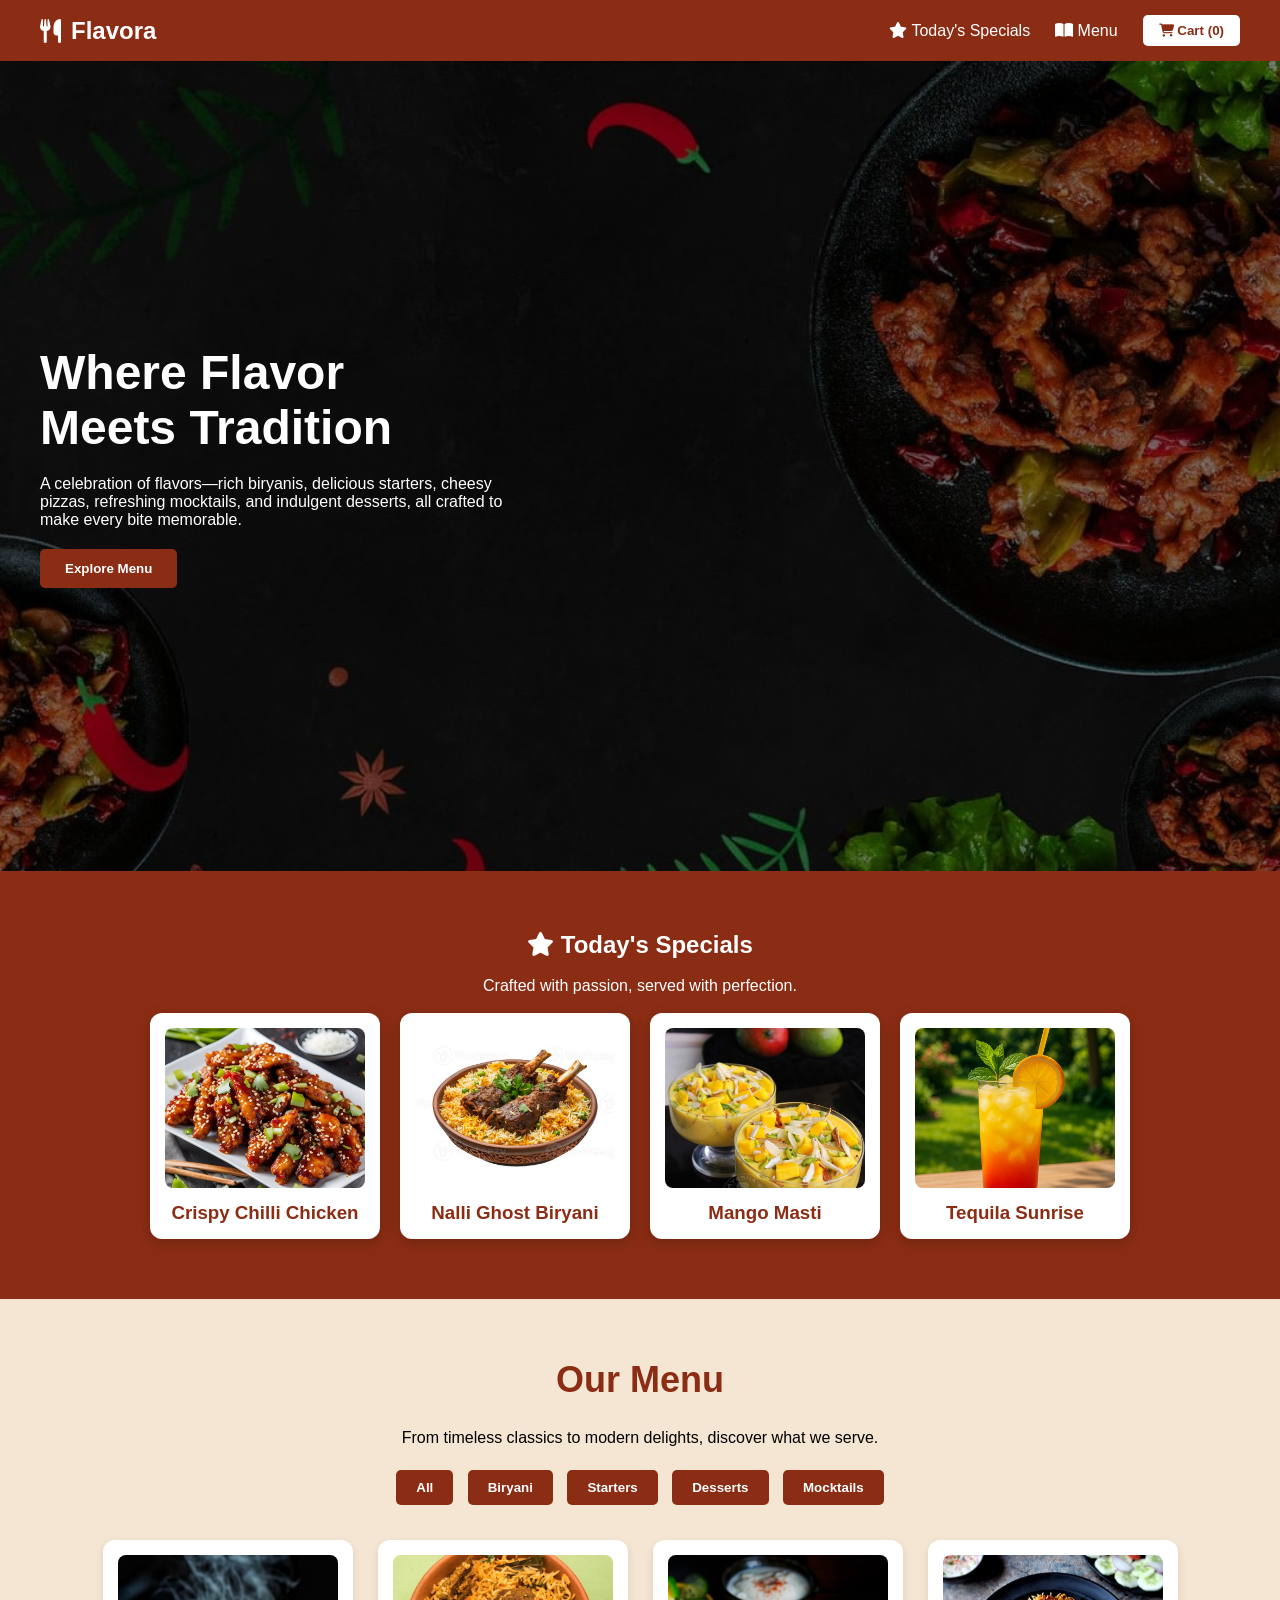
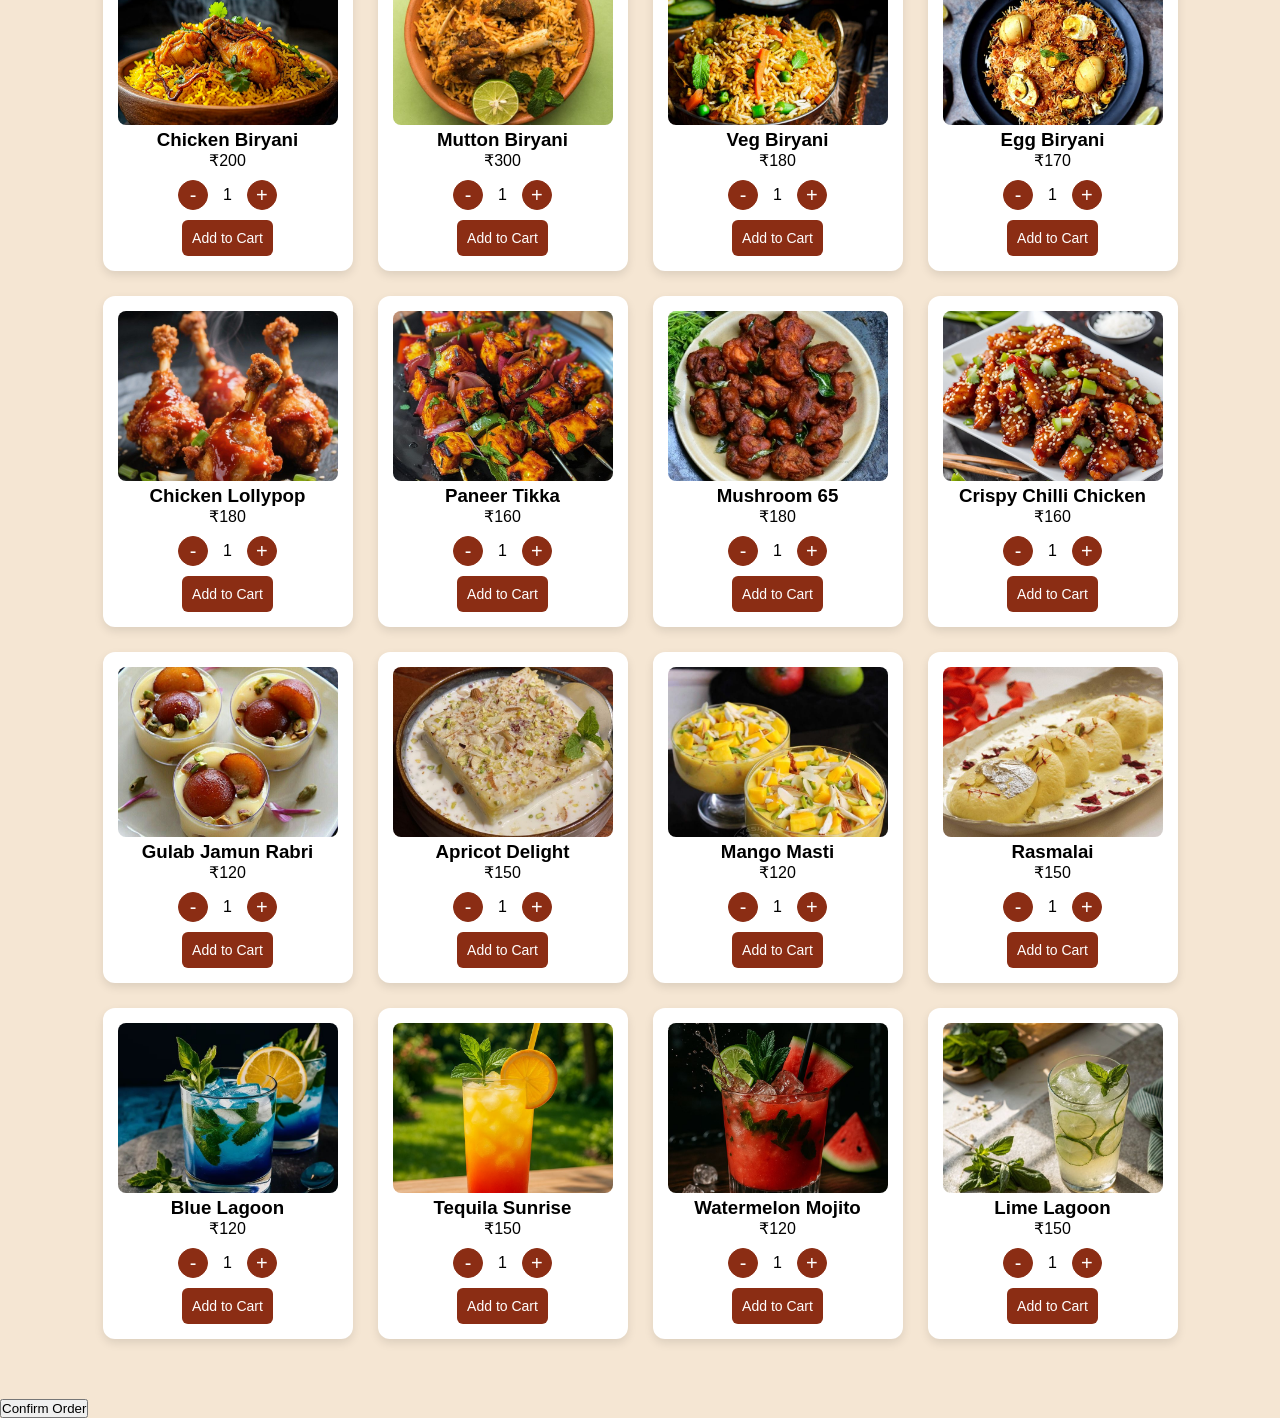
<file: Frontend flavoura1/index.html>
<!DOCTYPE html>
<html lang="en">
<head>
<meta charset="UTF-8">
<title>Flavora</title>

<link rel="stylesheet" href="https://cdnjs.cloudflare.com/ajax/libs/font-awesome/6.5.0/css/all.min.css">
<link rel="stylesheet" href="style.css">
</head>
<body>

 
<!-- NavBar -->
<nav class="navbar">
<div class="logo">
        <i class="fas fa-utensils"></i> Flavora
    </div>
    <ul class="nav-links">
        <li><a href="#special"><i class="fas fa-star"></i> Today's Specials</a></li>
        <li><a href="#menuSection"><i class="fas fa-book-open"></i> Menu</a></li>
        <li>
            <button class="cart-btn" onclick="goToCart()">
                 <i class="fas fa-shopping-cart"></i> Cart
(<span id="count">0</span>)
            </button>
        </li>
    </ul>
</nav>

<!-- Main Section -->
<section class="hero">
    <div class="overlay">
         <h1>Where Flavor <br> Meets Tradition</h1>
        <p>
           A celebration of flavors—rich biryanis, delicious starters, cheesy pizzas, refreshing mocktails, and indulgent desserts, all crafted to make every bite memorable.
        </p>
        <button onclick="scrollMenu()">Explore Menu</button>
    </div>
</section>

<!-- Special Section -->
<section id="special">
    <h2 style="color:white;"><i class="fas fa-star"></i> Today's Specials</a></li></h2><br>
    <p style="color: white;">Crafted with passion, served with perfection.</p><br>

    <div class="cards">
        <div class="card">
            <img src="./sp1.jpeg">
            <h3>Crispy Chilli Chicken</h3>
        </div>

        <div class="card">
            <img src="./sp2.jpeg">
            <h3>Nalli Ghost Biryani</h3>
        </div>

        <div class="card">
            <img src="./sp3.jpeg">
            <h3>Mango Masti</h3>
        </div>

        <div class="card">
            <img src="./spc4.jpeg">
            <h3>Tequila Sunrise</h3>
        </div>    </div>
</section>

<!-- Menu Section -->
<section id="menuSection">
        <h1>Our Menu</h1><br>
  <p>From timeless classics to modern delights, discover what we serve.</p><br>

    <div class="filters">
        <button onclick="filterItems('all')">All</button>
        <button onclick="filterItems('biryani')">Biryani</button>
        <button onclick="filterItems('starters')">Starters</button>
        <button onclick="filterItems('desserts')">Desserts</button>
        <button onclick="filterItems('mocktails')">Mocktails</button>
    </div>

    <div class="menu-container" id="menu"></div>
</section>

<script src="script.js"></script>
<!-- 
<button onclick="createOrder()">Place Order</button> -->

<button onclick="placeOrder()">Confirm Order</button>




</body>
</html>
</file>
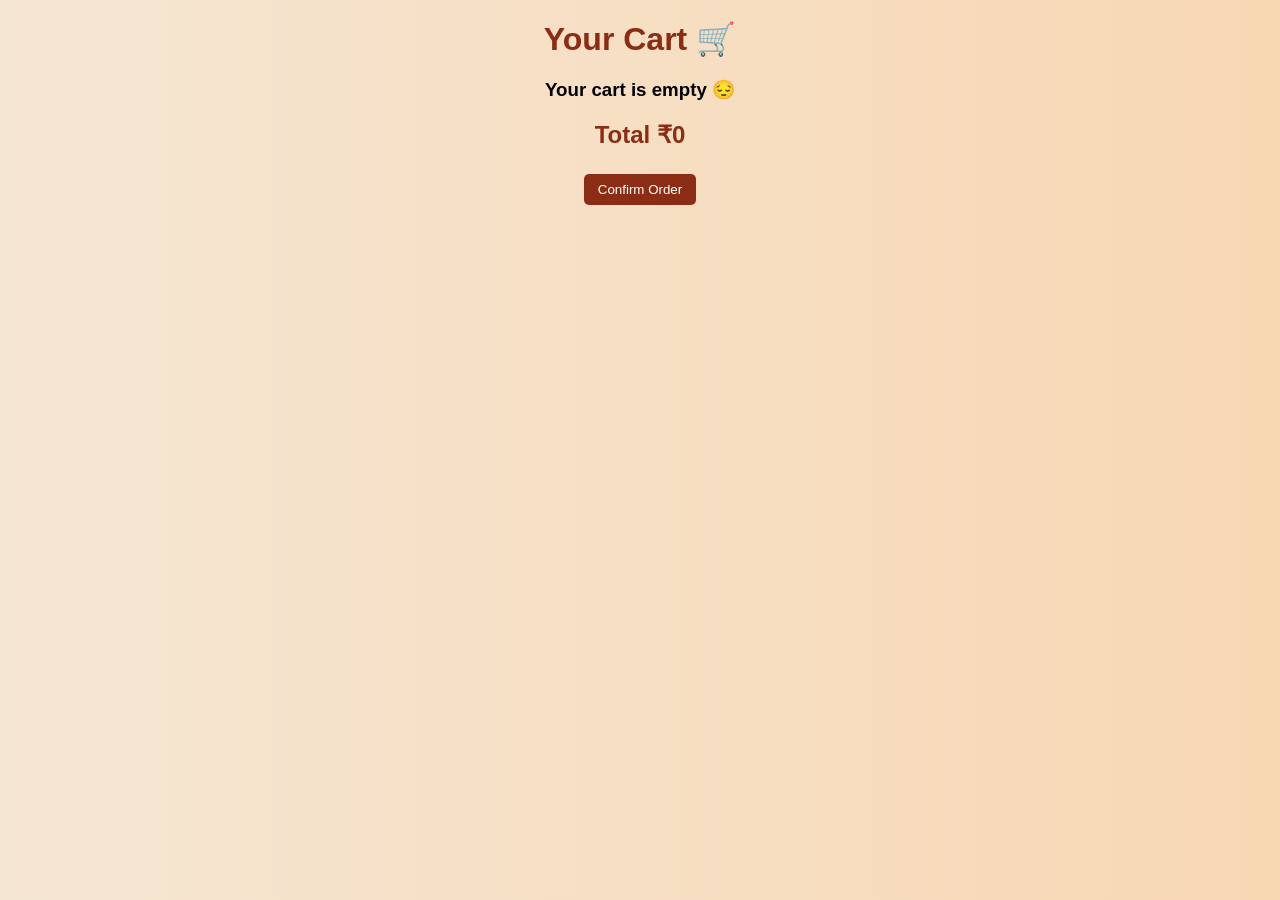
<file: Frontend flavoura1/cart.html>
<!DOCTYPE html>
<html>
<head>
<meta charset="UTF-8">
<title>Cart</title>

<style>
body{
    font-family:'Segoe UI', Arial;
    background:linear-gradient(to right,#f5e6d3,#f8d7b3);
    text-align:center;
    margin:0;
}

h1{
    margin-top:20px;
    color:#8b2d14;
}

#cartPage{
    max-width:600px;
    margin:auto;
}

.item{
    background:white;
    margin:15px;
    padding:15px;
    border-radius:12px;
    color:#333;
    box-shadow:0 4px 12px rgba(0,0,0,0.15);
}

button{
    margin:5px;
    padding:8px 14px;
    background:#8b2d14;
    color:white;
    border:none;
    border-radius:5px;
    cursor:pointer;
}

button:hover{
    background:white;
    color:#8b2d14;
    border:1px solid #8b2d14;
}

h2{
    color:#8b2d14;
}

#successBox{
    display:none;
    margin-top:80px;
}

.tick{
    width:120px;
    height:120px;
    border-radius:50%;
    background:green;
    color:white;
    font-size:55px;
    display:flex;
    justify-content:center;
    align-items:center;
    margin:auto;
}
</style>
</head>

<body>

<!-- CART PAGE -->
<div id="cartPage">

    <h1>Your Cart 🛒</h1>

    <div id="cartItems"></div>

    <h2>Total ₹<span id="total">0</span></h2>

    <!-- FIXED BUTTON -->
    <button type="button" onclick="placeOrder()">
        Confirm Order
    </button>

</div>

<!-- SUCCESS PAGE -->
<div id="successBox"></div>

<script>

let cart = JSON.parse(localStorage.getItem("cart")) || [];


/* LOAD CART */
function renderCart(){

    let itemsDiv = document.getElementById("cartItems");
    let total = 0;

    itemsDiv.innerHTML = "";

    if(cart.length === 0){
        itemsDiv.innerHTML = "<h3>Your cart is empty 😔</h3>";
        document.getElementById("total").innerText = 0;
        return;
    }

    cart.forEach((item,i)=>{

        let itemTotal = item.price * item.qty;
        total += itemTotal;

        itemsDiv.innerHTML += `
        <div class="item">

            <h3>${item.name}</h3>

            <p>
                ₹${item.price} × ${item.qty}
                = <b>₹${itemTotal}</b>
            </p>

            <button onclick="increase(${i})">+</button>
            <button onclick="decrease(${i})">-</button>

        </div>`;
    });

    document.getElementById("total").innerText = total;
}


/* INCREASE */
function increase(i){
    cart[i].qty++;
    saveCart();
}

/* DECREASE */
function decrease(i){

    if(cart[i].qty > 1){
        cart[i].qty--;
    }else{
        cart.splice(i,1);
    }

    saveCart();
}

/* SAVE */
function saveCart(){
    localStorage.setItem("cart", JSON.stringify(cart));
    renderCart();
}


// /* CONFIRM ORDER */
// async function placeOrder(){

//     if(cart.length === 0){
//         alert("Cart is empty ❌");
//         return;
//     }

//     try{

//         const response = await fetch("http://localhost:9092/api/create-order",{
//             method:"POST",
//             headers:{
//                 "Content-Type":"application/json"
//             },
//             body:JSON.stringify(cart)
//         });

//         if(!response.ok){
//             throw new Error("Server error");
//         }

//         const data = await response.json();

//         showBill(data);

//         localStorage.removeItem("cart");

//     }catch(error){

//         alert("Backend not connected ❌");
//         console.log(error);
//     }
// }




async function placeOrder(){

    let cart = JSON.parse(localStorage.getItem("cart")) || [];

    if(cart.length === 0){
        alert("Cart empty ❌");
        return;
    }

    let requestData = {
        message: "Order Confirmed ✅",
        total: cart.reduce((sum,item)=>sum + item.price * item.qty, 0),

        items: cart.map(item => ({
            name: item.name,
            price: item.price,
            qty: item.qty
        }))
    };

    try{

        const response = await fetch("http://localhost:9091/api/order",{
            method:"POST",
            headers:{
                "Content-Type":"application/json"
            },
            body:JSON.stringify(requestData)
        });

        const result = await response.text();

        console.log(result);

        // ✅ Show output on screen
        showBill(requestData);

        localStorage.removeItem("cart");

    }catch(error){
        alert("Backend Error ❌");
        console.log(error);
    }
}




/* SHOW BILL */
function showBill(data){

    let html = `
        <div class="tick">✔</div>
        <h2>${data.message}</h2>
    `;

    data.items.forEach(item=>{

        html += `
        <p>
            ${item.name}
            - ₹${item.price} × ${item.qty}
            = ₹${item.price * item.qty}
        </p>`;
    });

    html += `<h2>Total: ₹${data.total}</h2>`;

    document.getElementById("cartPage").style.display = "none";

    document.getElementById("successBox").style.display = "block";

    document.getElementById("successBox").innerHTML = html;
}


/* PAGE LOAD */
renderCart();

</script>

</body>
</html>
</file>
<file: Frontend flavoura1/style.css>
* {
    margin: 0;
    padding: 0;
    box-sizing: border-box;
}

body {
    font-family: 'Segoe UI', Arial, sans-serif;
    background: #f5e6d3;
    scroll-behavior: smooth;
}

/* NavBar */
.navbar {
    display: flex;
    justify-content: space-between;
    align-items: center;
    background: #8b2d14;
    padding: 15px 40px;
    color: white;
    position: sticky;
    top: 0;
    z-index: 1000;
}

.logo {
    font-size: 24px;
    font-weight: bold;
    display: flex;
    align-items: center;
    gap: 10px;
}

.nav-links {
    list-style: none;
    display: flex;
    align-items: center;
    gap: 25px;
}

.nav-links li a {
    text-decoration: none;
    color: white;
    transition: 0.3s;
}

.cart-btn {
    background: white;
    color: #8b2d14;
    border: none;
    padding: 8px 16px;
    border-radius: 5px;
    cursor: pointer;
    font-weight: bold;
    transition: 0.3s;
}

/* Hero Section */
.hero {
    height: 90vh;
    background: linear-gradient(rgba(0,0,0,0.5), rgba(0,0,0,0.5)), url('./main1.jpeg') no-repeat center center/cover;
    display: flex;
    align-items: center;
    color: white;
}

.overlay {
    padding: 0 40px;
}

.overlay h1 { font-size: 48px; }
.overlay p { max-width: 500px; margin: 20px 0; }
.overlay button {
    background: #8b2d14;
    color: white;
    border: none;
    padding: 12px 25px;
    cursor: pointer;
    font-weight: bold;
    border-radius: 5px;
}

/* Special Section - Fixed Text Visibility */
#special {
    background: #8b2d14;
    padding: 60px 40px;
    text-align: center;
}

.special-title { color: white; font-size: 32px; margin-bottom: 10px; }
.special-subtitle { color: #f5e6d3; margin-bottom: 30px; }

.cards {
    display: flex;
    flex-wrap: wrap;
    gap: 20px;
    justify-content: center;
}

.card {
    background: white;
    width: 230px;
    padding: 15px;
    border-radius: 12px;
    box-shadow: 0 4px 15px rgba(0,0,0,0.2);
    transition: 0.3s;
}

.card h3 { color: #8b2d14; margin-top: 10px; }
.card img { width: 100%; height: 160px; object-fit: cover; border-radius: 8px; }

/* Menu & Search */
#menuSection { padding: 60px 40px; text-align: center; }

#menuSearch {
    padding: 12px 20px;
    width: 100%;
    max-width: 400px;
    border-radius: 25px;
    border: 2px solid #8b2d14;
    margin: 20px auto;
    display: block;
    outline: none;
}

.filters { margin-bottom: 30px; }
.filters button {
    margin: 5px;
    padding: 10px 20px;
    cursor: pointer;
    background: #8b2d14;
    color: white;
    border: none;
    border-radius: 5px;
    font-weight: bold;
    transition: 0.3s;
}

.menu-container {
    display: flex;
    flex-wrap: wrap;
    gap: 25px;
    justify-content: center;
}

.menu-card {
    width: 250px;
    background: white;
    padding: 15px;
    border-radius: 12px;
    box-shadow: 0 4px 10px rgba(0,0,0,0.1);
}

.menu-card img { width: 100%; height: 170px; object-fit: cover; border-radius: 8px; }

.btn {
    background: #8b2d14;
    color: white;
    border: none;
    padding: 10px;
    width: 100%;
    border-radius: 8px;
    cursor: pointer;
    margin-top: 10px;
    transition: 0.3s;
}

/* Animations & Toast */
.btn.added-animation {
    background-color: #27ae60 !important;
    transform: scale(1.05);
}

#toast {
    visibility: hidden;
    min-width: 250px;
    background: #333;
    color: white;
    text-align: center;
    border-radius: 8px;
    padding: 16px;
    position: fixed;
    z-index: 1001;
    left: 50%;
    bottom: 30px;
    transform: translateX(-50%);
}


.add-btn {
    background:#8b2d14;
    color: white;
    border: none;
    padding: 8px 14px;
    border-radius: 8px;
    cursor: pointer;
    font-weight: bold;
    transition: 0.3s;
}

.add-btn:hover {
    transform: scale(1.05);
    opacity: 0.9;
}


#toast.show {
    visibility: visible;
    animation: fadein 0.5s, fadeout 0.5s 2.5s;
}


#menuSection h1 {
    font-size: 36px;
    color: #8b2d14;
    text-align: center;
    margin-bottom: 10px;
    font-family: 'Segoe UI', sans-serif;
}
.addcart {
    background-color: #8b2d14;
    color: white;
   padding: 10px 10px;
    border: none;
    border-radius: 6px;
    cursor: pointer;
    font-size: 14px;
    transition: 0.3em;
}

.addcart:hover {
    background-color: white;
    color: #8b2d14;
    border: 1px solid #8b2d14;
}

.menu-item:hover .add-btn {
    background: linear-gradient(135deg, #00c6ff, #0072ff);
}

@keyframes fadein { from {bottom: 0; opacity: 0;} to {bottom: 30px; opacity: 1;} }
@keyframes fadeout { from {bottom: 30px; opacity: 1;} to {bottom: 0; opacity: 0;} }

.qty { display: flex; justify-content: center; align-items: center; gap: 15px; margin: 10px 0; }
.qty button { width: 30px; height: 30px; border-radius: 50%; border: 1px solid #8b2d14; background:#8b2d14; color: white; cursor: pointer; font-size: 20px; }
.qty :hover{background-color: white; color: #8b2d14; border-radius: 1px solid #8b2d14;}
</file>
